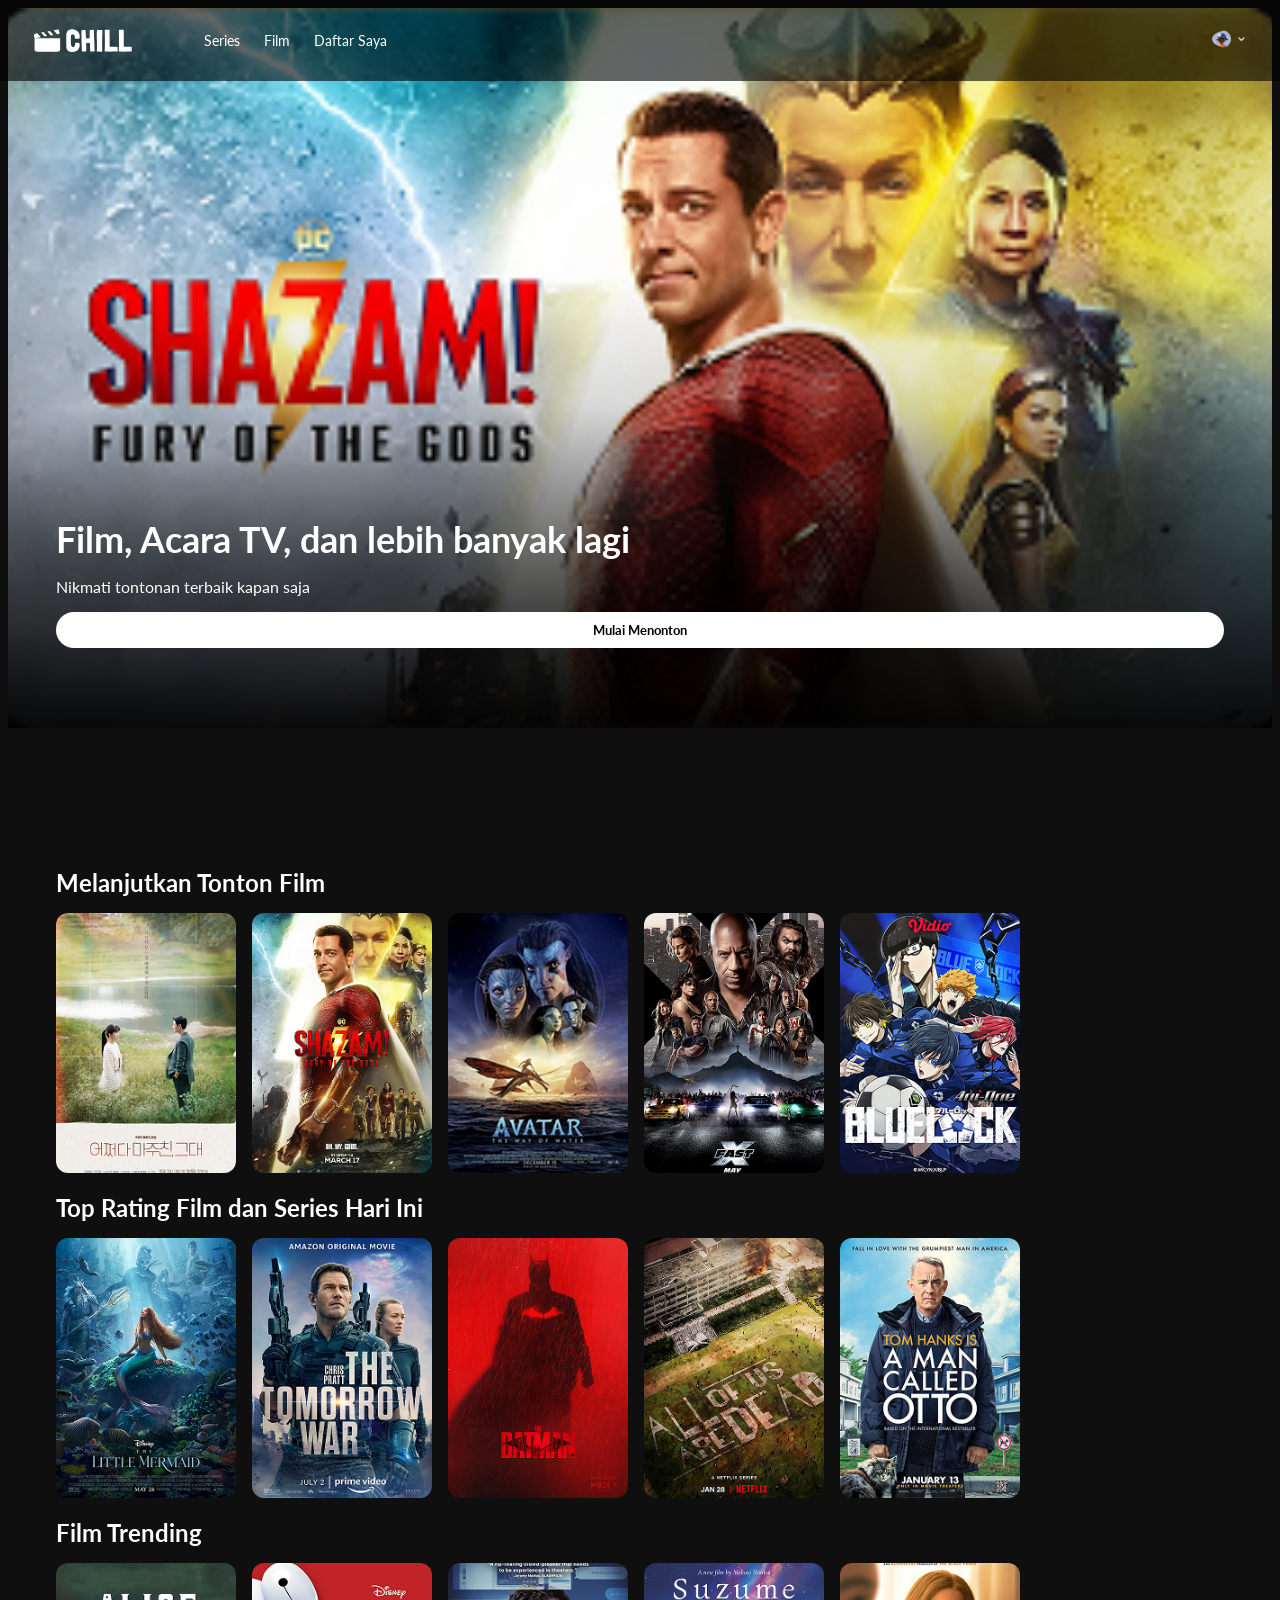
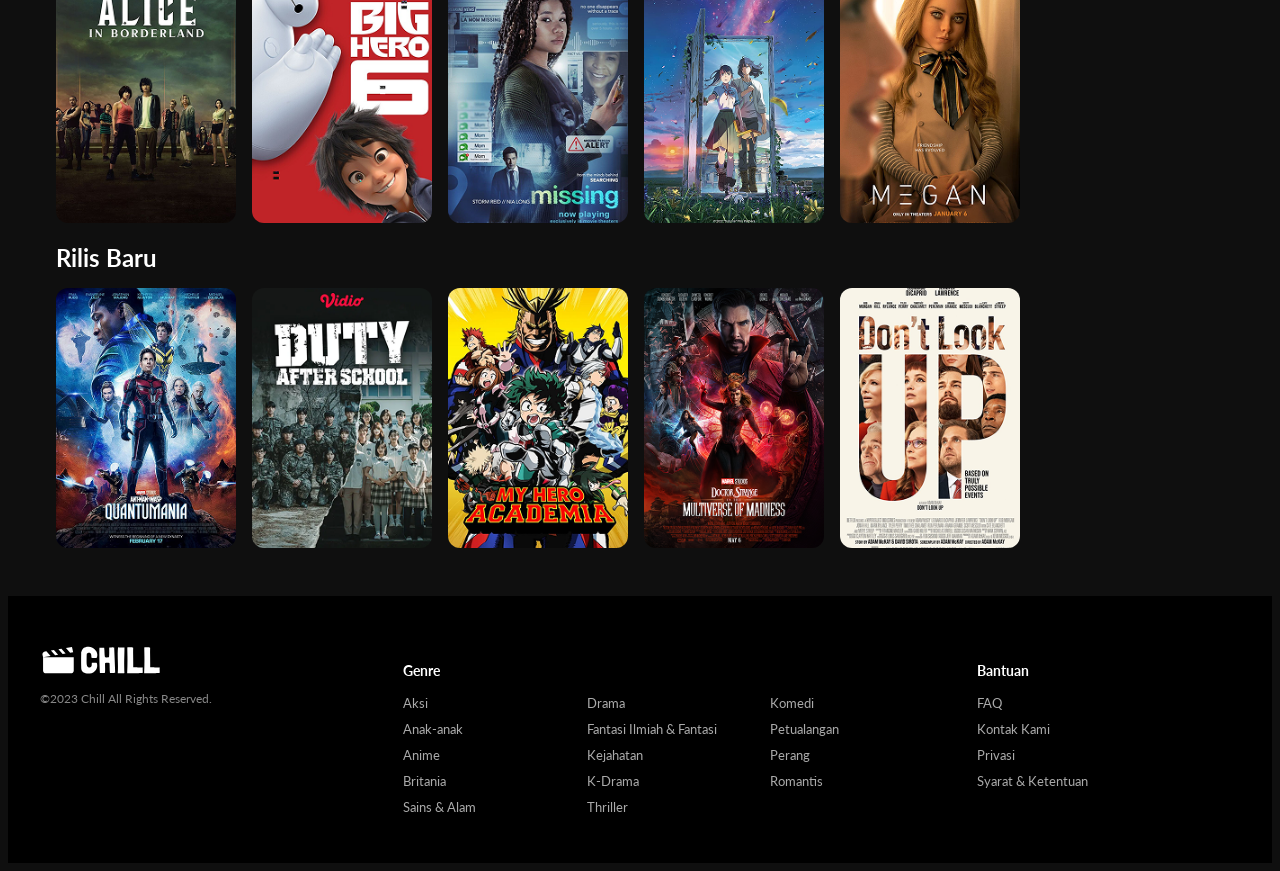
<file: beranda.html>
<!DOCTYPE html>
<html lang="en">
  <head>
    <meta charset="UTF-8" />
    <meta name="viewport" content="width=device-width, initial-scale=1.0" />
    <title>Beranda</title>

    <!-- FONT (same as login & register) -->
    <link rel="preconnect" href="https://fonts.googleapis.com" />
    <link rel="preconnect" href="https://fonts.gstatic.com" crossorigin />
    <link
      href="https://fonts.googleapis.com/css2?family=Lato:wght@300;400;700;900&display=swap"
      rel="stylesheet"
    />

    <!-- MAIN CSS -->
    <link rel="stylesheet" href="./assets/css/style.css" />
  </head>

  <body class="home-bg">
    <!-- NAVBAR -->
    <nav class="navbar">
      <div class="nav-left">
        <img
          src="./assets/svg/chill-logo.svg"
          alt="Chill Logo"
          class="nav-logo"
        />
        <ul class="nav-menu">
          <li>Series</li>
          <li>Film</li>
          <li>Daftar Saya</li>
        </ul>
      </div>

      <div class="nav-right">
        <img
          src="./assets/images/profile.png"
          alt="Profile"
          class="profile-img"
        />
      </div>
    </nav>

    <!-- HERO -->
    <section class="hero">
      <div class="hero-overlay">
        <h1>Film, Acara TV, dan lebih banyak lagi</h1>
        <p>Nikmati tontonan terbaik kapan saja</p>
        <button class="hero-btn">Mulai Menonton</button>
      </div>
    </section>

    <!-- CONTENT -->
    <main class="content">
      <!-- MELANJUTKAN TONTON -->
      <section class="movie-row lanjutkan">
        <h2>Melanjutkan Tonton Film</h2>
        <div class="movie-list">
          <div class="movie-card"><img src="./assets/images/movie1.png" /></div>
          <div class="movie-card"><img src="./assets/images/movie2.png" /></div>
          <div class="movie-card"><img src="./assets/images/movie3.png" /></div>
          <div class="movie-card"><img src="./assets/images/movie4.png" /></div>
          <div class="movie-card"><img src="./assets/images/movie5.png" /></div>
        </div>
      </section>

      <!-- TOP RATING -->
      <section class="movie-row">
        <h2>Top Rating Film dan Series Hari Ini</h2>
        <div class="movie-list">
          <div class="movie-card"><img src="./assets/images/movie6.png" /></div>
          <div class="movie-card"><img src="./assets/images/movie7.png" /></div>
          <div class="movie-card"><img src="./assets/images/movie8.png" /></div>
          <div class="movie-card"><img src="./assets/images/movie9.png" /></div>
          <div class="movie-card">
            <img src="./assets/images/movie10.png" />
          </div>
        </div>
      </section>

      <!-- TRENDING -->
      <section class="movie-row">
        <h2>Film Trending</h2>
        <div class="movie-list">
          <div class="movie-card">
            <img src="./assets/images/movie11.png" />
          </div>
          <div class="movie-card">
            <img src="./assets/images/movie12.png" />
          </div>
          <div class="movie-card">
            <img src="./assets/images/movie13.png" />
          </div>
          <div class="movie-card">
            <img src="./assets/images/movie14.png" />
          </div>
          <div class="movie-card">
            <img src="./assets/images/movie15.png" />
          </div>
        </div>
      </section>

      <!-- RILIS BARU -->
      <section class="movie-row">
        <h2>Rilis Baru</h2>
        <div class="movie-list">
          <div class="movie-card">
            <img src="./assets/images/movie16.png" />
          </div>
          <div class="movie-card">
            <img src="./assets/images/movie17.png" />
          </div>
          <div class="movie-card">
            <img src="./assets/images/movie18.png" />
          </div>
          <div class="movie-card">
            <img src="./assets/images/movie19.png" />
          </div>
          <div class="movie-card">
            <img src="./assets/images/movie20.png" />
          </div>
        </div>
      </section>
    </main>
<footer class="footer">
  <div class="footer-container">
    <!-- LEFT -->
    <div class="footer-brand">
      <img
        src="./assets/svg/chill-logo.svg"
        alt="Chill Logo"
        class="footer-logo"
      />
      <p>©2023 Chill All Rights Reserved.</p>
    </div>

    <!-- GENRE -->
    <div class="footer-section">
      <h4>Genre</h4>
      <div class="footer-links grid-3">
        <span>Aksi</span>
        <span>Drama</span>
        <span>Komedi</span>
        <span>Anak-anak</span>
        <span>Fantasi Ilmiah & Fantasi</span>
        <span>Petualangan</span>
        <span>Anime</span>
        <span>Kejahatan</span>
        <span>Perang</span>
        <span>Britania</span>
        <span>K-Drama</span>
        <span>Romantis</span>
        <span>Sains & Alam</span>
        <span>Thriller</span>
      </div>
    </div>

    <!-- BANTUAN -->
    <div class="footer-section">
      <h4>Bantuan</h4>
      <div class="footer-links">
        <span>FAQ</span>
        <span>Kontak Kami</span>
        <span>Privasi</span>
        <span>Syarat & Ketentuan</span>
      </div>
    </div>
  </div>
</footer>


  </body>
</html>
</file>
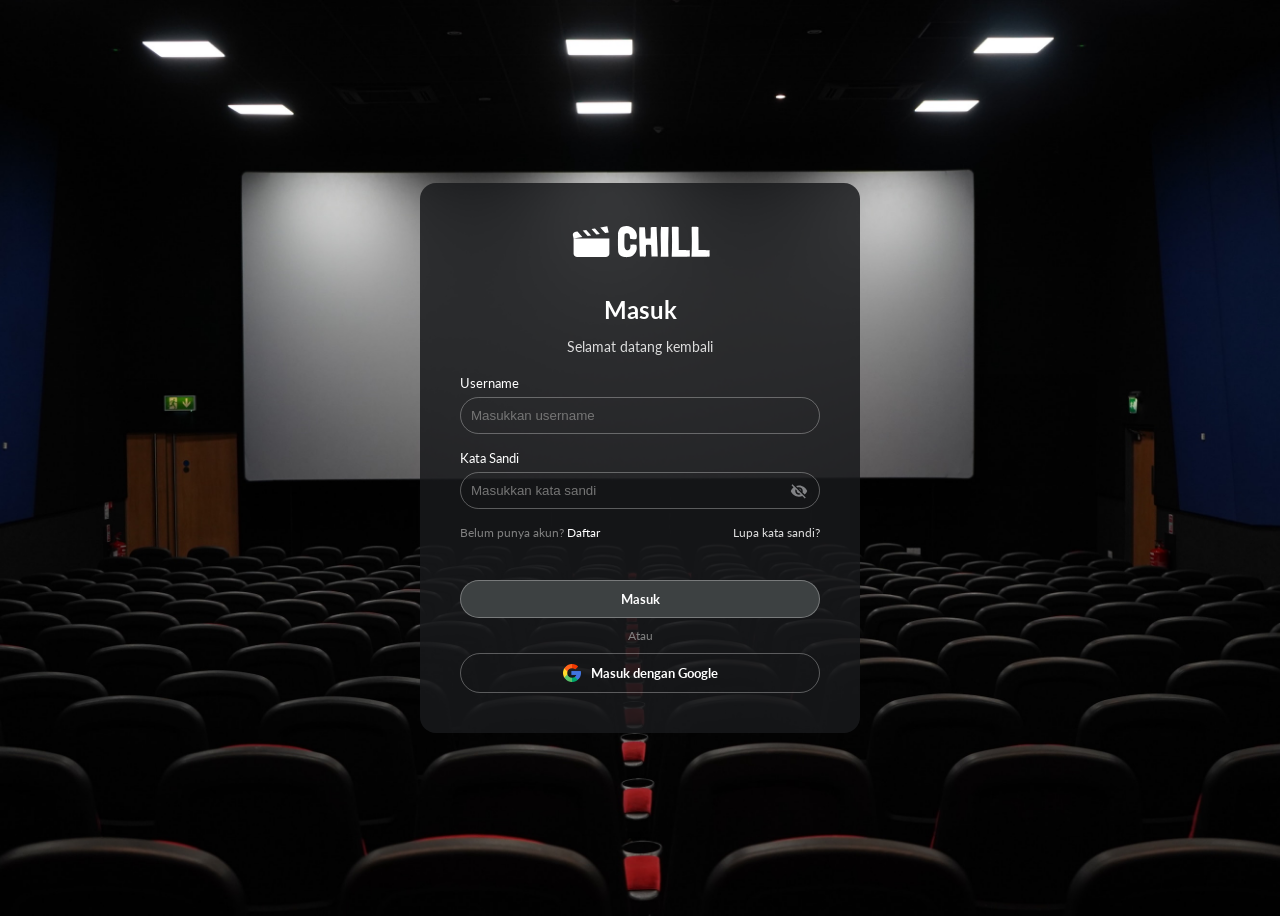
<file: login.html>
<!DOCTYPE html>
<html lang="en">
  <head>
    <meta charset="UTF-8" />
    <meta name="viewport" content="width=device-width, initial-scale=1.0" />
    <title>Masuk</title>
    <link rel="stylesheet" href="./assets/css/style.css" />
    <link rel="preconnect" href="https://fonts.googleapis.com" />
    <link rel="preconnect" href="https://fonts.gstatic.com" crossorigin />
    <link
      href="https://fonts.googleapis.com/css2?family=Caveat:wght@400..700&family=Lato:ital,wght@0,100;0,300;0,400;0,700;0,900;1,100;1,300;1,400;1,700;1,900&family=Open+Sans:ital,wght@0,300..800;1,300..800&display=swap"
      rel="stylesheet"
    />
  </head>
  <body class="login-bg">
    <div class="login-card">
      <img
        src="./assets/svg/chill-logo.svg"
        alt="Chill Logo"
        class="gambar-logo"
      />

      <h1>Masuk</h1>
      <p>Selamat datang kembali</p>

      <form>
        <label for="username">Username</label>
        <input
          id="username"
          type="text"
          placeholder="Masukkan username"
          required
        />

        <label for="password">Kata Sandi</label>
        <div class="password-wrapper">
          <input
            id="password"
            type="password"
            placeholder="Masukkan kata sandi"
            required
          />
          <img
            src="./assets/svg/eye-off.svg"
            alt="Hide Password"
            class="eye-icon"
          />
        </div>

        <div class="links">
          <div class="link-kiri">
            <span>Belum punya akun? </span><a href="./register.html">Daftar</a>
          </div>
          <p>Lupa kata sandi?</p>
        </div>

        <button type="submit">Masuk</button>
      </form>

      <p class="divider">Atau</p>

      <button class="google-btn">
        <img src="./assets/svg/google.svg" alt="Google" />
        Masuk dengan Google
      </button>
    </div>
  </body>
</html>
</file>
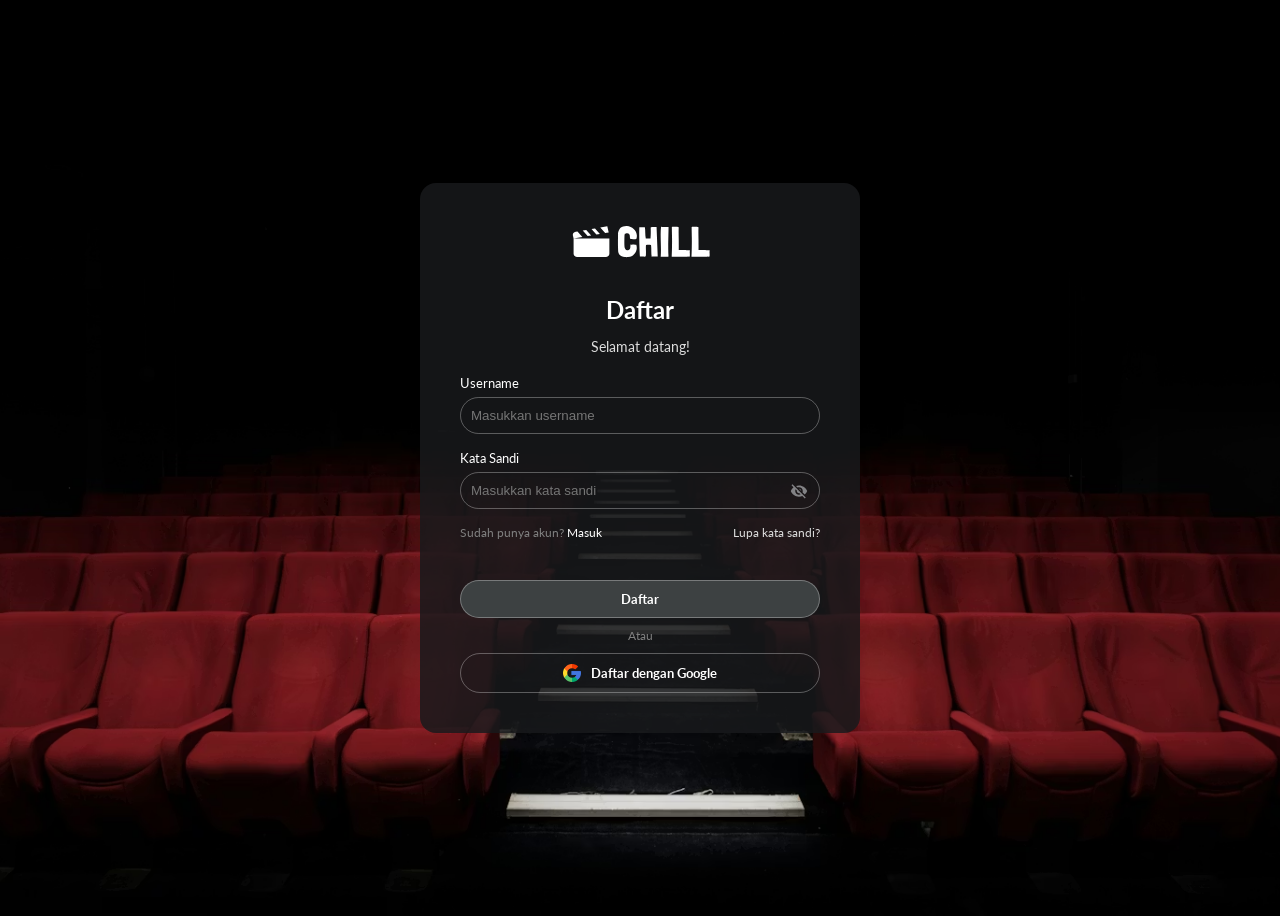
<file: register.html>
<!DOCTYPE html>
<html lang="en">
  <head>
    <meta charset="UTF-8" />
    <meta name="viewport" content="width=device-width, initial-scale=1.0" />
    <title>Daftar</title>
    <link rel="stylesheet" href="./assets/css/style.css" />
    <link rel="preconnect" href="https://fonts.googleapis.com" />
    <link rel="preconnect" href="https://fonts.gstatic.com" crossorigin />
    <link
      href="https://fonts.googleapis.com/css2?family=Caveat:wght@400..700&family=Lato:ital,wght@0,100;0,300;0,400;0,700;0,900;1,100;1,300;1,400;1,700;1,900&family=Open+Sans:ital,wght@0,300..800;1,300..800&display=swap"
      rel="stylesheet"
    />
  </head>
  <body class="register-bg">
    <div class="login-card">
      <img
        src="./assets/svg/chill-logo.svg"
        alt="Chill Logo"
        class="gambar-logo"
      />

      <h1>Daftar</h1>
      <p>Selamat datang!</p>

      <form>
        <label for="username">Username</label>
        <input
          id="username"
          type="text"
          placeholder="Masukkan username"
          required
        />

        <label for="password">Kata Sandi</label>
        <div class="password-wrapper">
          <input
            id="password"
            type="password"
            placeholder="Masukkan kata sandi"
            required
          />
          <img
            src="./assets/svg/eye-off.svg"
            alt="Hide Password"
            class="eye-icon"
          />
        </div>

        <div class="links">
          <div class="link-kiri">
            <span>Sudah punya akun? </span><a href="./login.html">Masuk</a>
          </div>
          <p>Lupa kata sandi?</p>
        </div>

        <button type="submit">Daftar</button>
      </form>

      <p class="divider">Atau</p>

      <button class="google-btn">
        <img src="./assets/svg/google.svg" alt="Google" />
        Daftar dengan Google
      </button>
    </div>
  </body>
</html>
</file>
<file: assets/css/style.css>
/* buat login.html dan register.html */

.login-bg {
  min-height: 100vh;
  background: url("../images/bg_login.jpg") no-repeat center center/cover;
  display: flex;
  justify-content: center;
  align-items: center;
  font-family: "Lato", sans-serif;
}

.register-bg {
  min-height: 100vh;
  background: url("../images/bg_register.avif") no-repeat center center/cover;
  display: flex;
  justify-content: center;
  align-items: center;
  font-family: "Lato", sans-serif;
}

.login-card {
  background-color: rgba(24, 26, 28, 0.84);
  width: 360px;
  padding: 40px;
  border-radius: 16px;
  color: #ffffff;
  text-align: center;
}

.gambar-logo {
  width: 140px;
  margin-bottom: 16px;
}

.login-card h1 {
  margin-bottom: 4px;
  font-size: 24px;
}

.login-card p {
  margin-bottom: 20px;
  font-size: 14px;
  color: #dddddd;
}

form {
  text-align: left;
  font-family: "Lato", sans-serif;
}

label {
  display: block;
  margin-bottom: 6px;
  font-size: 13px;
}

input {
  width: 100%;
  padding: 10px;
  margin-bottom: 16px;
  border-radius: 24px;
  background: transparent;
  color: #ffffff;
  border: 1px solid rgba(255, 255, 255, 0.3);
  box-sizing: border-box;
}

.links {
  display: flex;
  justify-content: space-between;
  align-items: center;
  font-size: 12px;
  margin-bottom: 40px;
}

.links a {
  color: #ffffff;
  text-decoration: none;
}

.links p {
  margin: 0;
  cursor: pointer;
  font-size: 12px;
}

button {
  width: 100%;
  padding: 10px;
  border-radius: 24px;
  cursor: pointer;
  font-weight: bold;
  font-family: "Lato", sans-serif;
  border: 1px solid rgba(255, 255, 255, 0.3);
}

button[type="submit"] {
  background-color: #3d4142;
  color: #ffffff;
  font-family: "Lato", sans-serif;
}

.divider {
  text-align: center;
  margin: 10px !important;
  font-size: 12px !important;
  color: gray !important;
}

.google-btn {
  display: flex;
  align-items: center;
  justify-content: center;
  gap: 10px;
  background: transparent;
  color: #ffffff;
  border-radius: 24px;
}

.google-btn img {
  width: 18px;
}

.password-wrapper {
  position: relative;
  width: 100%;
}

.password-wrapper input {
  width: 100%;
  padding: 10px 40px 10px 10px;
  outline: none;
}

.eye-icon {
  position: absolute;
  right: 12px;
  top: 35%;
  transform: translateY(-50%);
  width: 18px;
  height: 18px;
  cursor: pointer;
  opacity: 0.8;
}

.eye-icon:hover {
  opacity: 1;
}

div span {
  color: gray;
}


/* buat beranda.html */

/* =====================
   BERANDA / HOME
===================== */

.home-bg {
  background-color: #0f0f0f;
  color: white;
  font-family: "Lato", sans-serif;
  min-height: 100vh;
}

/* NAVBAR */
.navbar {
  display: flex;
  justify-content: space-between;
  align-items: center;
  padding: 16px 32px;
  background-color: rgba(0, 0, 0, 0.6);
  position: fixed;
  top: 0;
  left: 0;
  right: 0;
  z-index: 10;
  box-sizing: border-box;
}


.nav-left {
  display: flex;
  align-items: center;
  gap: 32px;
}

.nav-logo {
  width: 100px;
}

.nav-menu {
  list-style: none;
  display: flex;
  gap: 24px;
}

.nav-menu li {
  cursor: pointer;
  font-size: 14px;
}

.profile-img {
  width: 36px;
  border-radius: 50%;
  cursor: pointer;
}

/* HERO */
.hero {
  height: 80vh;
  background: url("../images/hero.png") center / cover no-repeat;
  display: flex;
  align-items: flex-end;
}


.hero-overlay {
  padding: 80px 48px;
  background: linear-gradient(transparent, rgba(0, 0, 0, 0.9));
  width: 100%;
}

.hero h1 {
  font-size: 36px;
  margin-bottom: 8px;
}

.hero p {
  font-size: 16px;
  margin-bottom: 16px;
}

.hero-btn {
  padding: 10px 24px;
  border-radius: 24px;
  border: none;
  background-color: #ffffff;
  color: #000;
  font-weight: bold;
  cursor: pointer;
}

/* CONTENT */
.content {
  padding: 120px 48px 48px;
}


.movie-row h2 {
  margin-bottom: 16px;
}

/* MOVIE LIST */
.movie-list {
  display: flex;
  gap: 16px;
  overflow-x: auto;
}

.movie-card {
  position: relative;
  min-width: 180px;
  height: 260px;
  border-radius: 12px;
  overflow: hidden;
  cursor: pointer;
}

.movie-card img {
  width: 100%;
  height: 100%;
  object-fit: cover;
}

/* HOVER EFFECT */
.movie-hover {
  position: absolute;
  inset: 0;
  background: rgba(0, 0, 0, 0.8);
  opacity: 0;
  display: flex;
  flex-direction: column;
  justify-content: flex-end;
  padding: 12px;
  transition: opacity 0.3s ease;
}

.movie-card:hover .movie-hover {
  opacity: 1;
}

.movie-hover h3 {
  font-size: 14px;
  margin-bottom: 4px;
}

.movie-hover p {
  font-size: 12px;
  color: #ccc;
}

.movie-hover button {
  margin-top: 8px;
  padding: 6px;
  border-radius: 16px;
  border: none;
  font-size: 12px;
  cursor: pointer;
}

/* RESPONSIVE */
@media (max-width: 768px) {
  /* REMOVE horizontal scrolling */
.movie-list {
  display: flex;
  gap: 16px;
  overflow-x: auto;
  scroll-behavior: smooth;

  /* Hide scrollbar - Firefox */
  scrollbar-width: none;

  /* Hide scrollbar - IE & Edge */
  -ms-overflow-style: none;
}

/* Hide scrollbar - Chrome, Safari */
.movie-list::-webkit-scrollbar {
  display: none;
}


  .movie-card {
    min-width: 45%;
    height: 200px;
  }

  .content {
    padding: 100px 24px 32px;
  }

  .hero h1 {
    font-size: 22px;
  }
}


/* =====================
   FOOTER
===================== */

.footer {
  background-color: #000;
  color: #bbb;
  padding: 48px 32px;
  font-family: "Lato", sans-serif;
}

.footer-container {
  display: grid;
  grid-template-columns: 1.2fr 2fr 1fr;
  gap: 48px;
  max-width: 1200px;
  margin: auto;
}

/* BRAND */
.footer-brand p {
  font-size: 12px;
  margin-top: 12px;
  color: #888;
}

.footer-logo {
  width: 120px;
}

/* SECTIONS */
.footer-section h4 {
  color: #fff;
  font-size: 14px;
  margin-bottom: 16px;
}

.footer-links {
  display: flex;
  flex-direction: column;
  gap: 10px;
  font-size: 13px;
}

.footer-links span {
  cursor: pointer;
  color: #aaa;
}

.footer-links span:hover {
  color: #fff;
}

/* GENRE GRID */
.grid-3 {
  display: grid;
  grid-template-columns: repeat(3, 1fr);
  gap: 10px 24px;
}

/* =====================
   RESPONSIVE
===================== */

@media (max-width: 768px) {
  .footer-container {
    grid-template-columns: 1fr;
    gap: 32px;
  }

  .grid-3 {
    grid-template-columns: repeat(2, 1fr);
  }
}



@media (max-width: 768px) {
  .lanjutkan .movie-list {
    justify-content: center;
  }

  .lanjutkan .movie-card {
    width: 90%;
    max-width: 320px;
    height: 220px;
  }

  /* Hide extra cards */
  .lanjutkan .movie-card:nth-child(n + 2) {
    display: none;
  }
}
</file>
